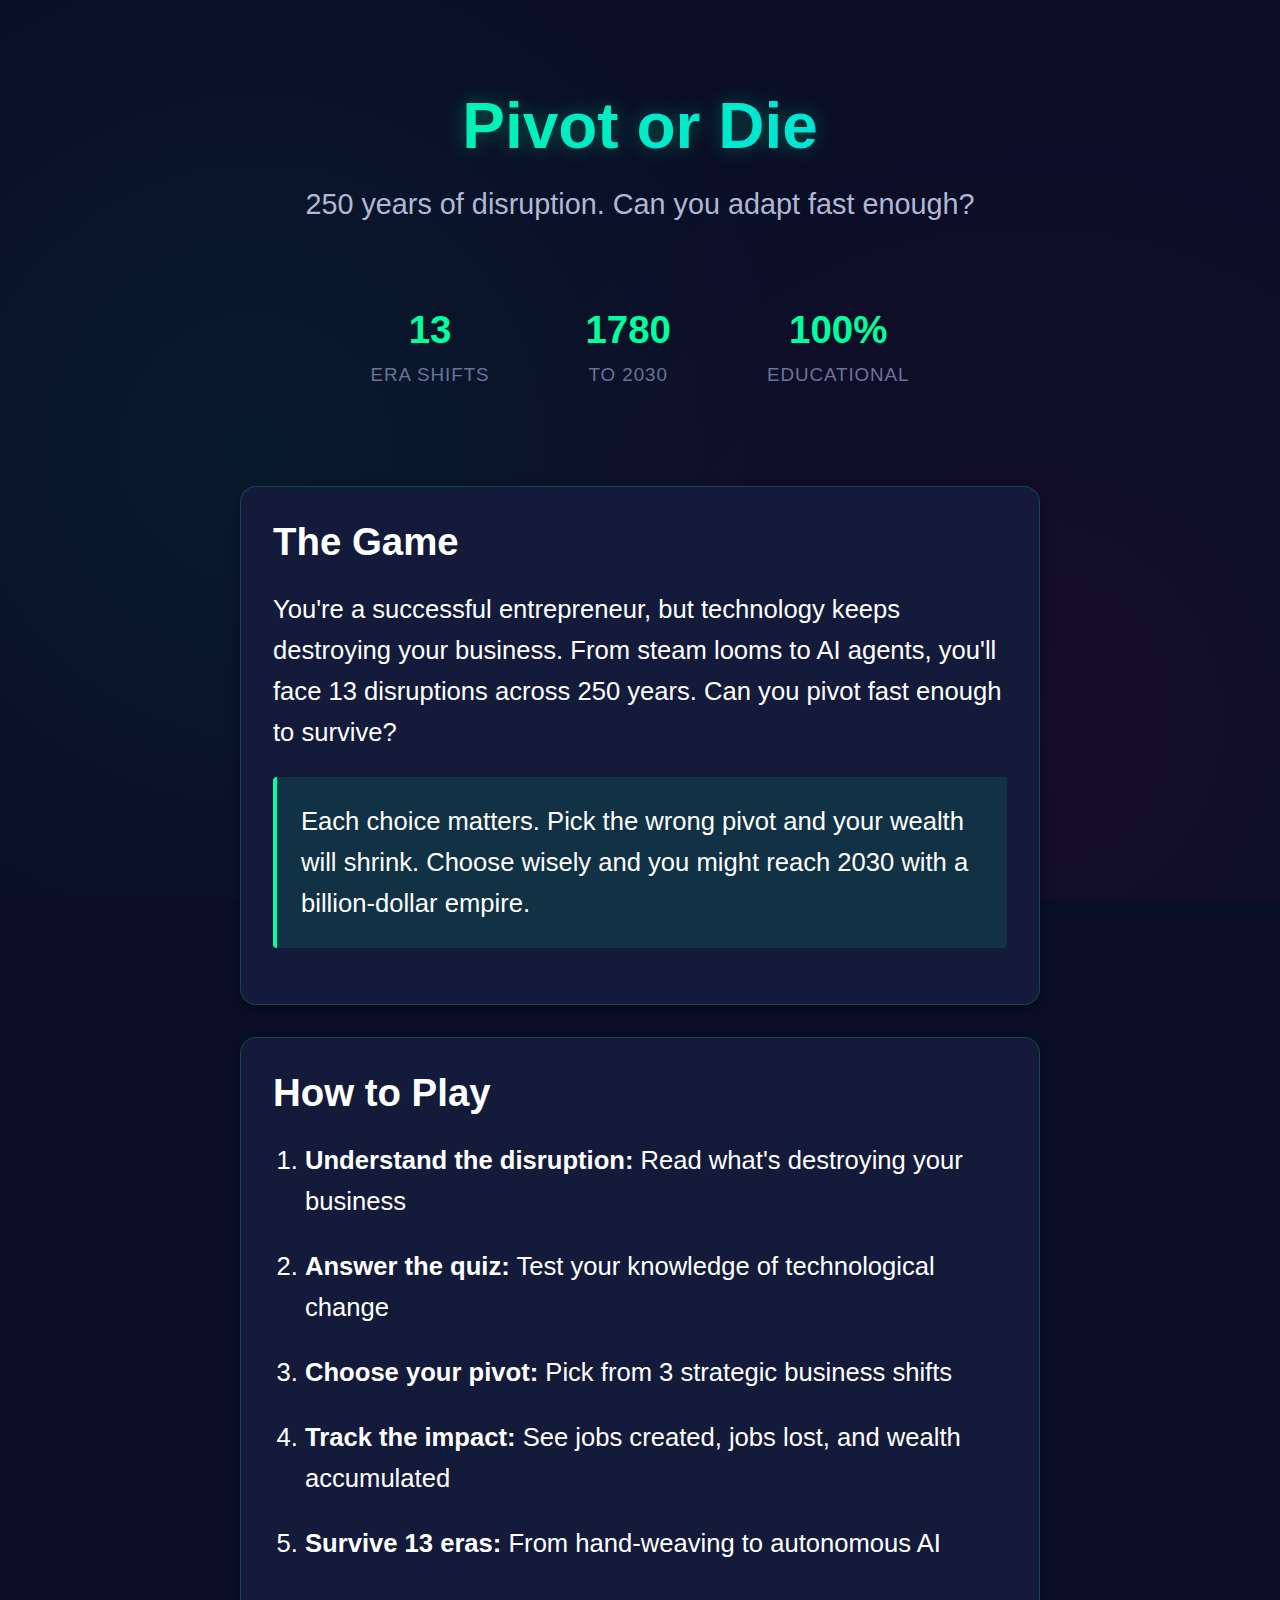
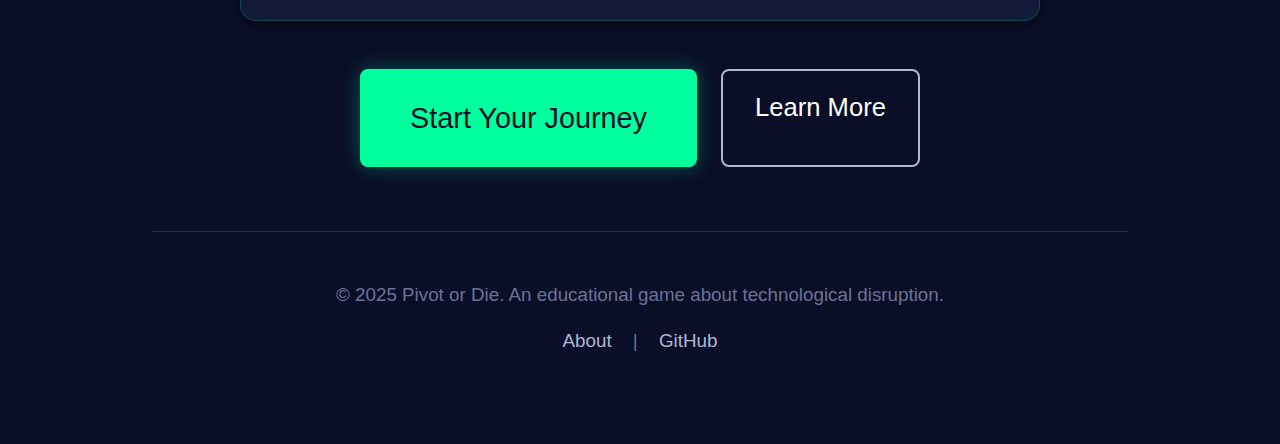
<file: docs/index.html>
<!DOCTYPE html>
<html lang="en">
<head>
  <meta charset="UTF-8">
  <meta name="viewport" content="width=device-width, initial-scale=1.0">
  <title>Pivot or Die - 250 Years of Disruption</title>
  <meta name="description" content="Experience 250 years of technological disruption. Can you adapt fast enough to survive from 1780 to 2030?">
  <meta property="og:title" content="Pivot or Die - 250 Years of Disruption">
  <meta property="og:description" content="Experience 250 years of technological disruption. Can you adapt fast enough to survive?">
  <meta property="og:image" content="./assets/og-image.png">
  <meta property="og:type" content="website">
  <link rel="icon" type="image/png" href="./assets/icon.png">
  <link rel="stylesheet" href="./css/style.css">
</head>
<body class="home-page">
  <div class="container">
    <header class="hero">
      <h1 class="title">Pivot or Die</h1>
      <p class="tagline">250 years of disruption. Can you adapt fast enough?</p>
      <div class="hero-stats">
        <div class="stat">
          <span class="stat-number">13</span>
          <span class="stat-label">Era Shifts</span>
        </div>
        <div class="stat">
          <span class="stat-number">1780</span>
          <span class="stat-label">to 2030</span>
        </div>
        <div class="stat">
          <span class="stat-number">100%</span>
          <span class="stat-label">Educational</span>
        </div>
      </div>
    </header>

    <main class="home-content">
      <section class="intro">
        <h2>The Game</h2>
        <p>
          You're a successful entrepreneur, but technology keeps destroying your business.
          From steam looms to AI agents, you'll face 13 disruptions across 250 years.
          Can you pivot fast enough to survive?
        </p>
        <p class="highlight">
          Each choice matters. Pick the wrong pivot and your wealth will shrink.
          Choose wisely and you might reach 2030 with a billion-dollar empire.
        </p>
      </section>

      <section class="how-to-play">
        <h2>How to Play</h2>
        <ol>
          <li><strong>Understand the disruption:</strong> Read what's destroying your business</li>
          <li><strong>Answer the quiz:</strong> Test your knowledge of technological change</li>
          <li><strong>Choose your pivot:</strong> Pick from 3 strategic business shifts</li>
          <li><strong>Track the impact:</strong> See jobs created, jobs lost, and wealth accumulated</li>
          <li><strong>Survive 13 eras:</strong> From hand-weaving to autonomous AI</li>
        </ol>
      </section>

      <div class="cta-section">
        <a href="play.html" class="btn btn-primary btn-large">Start Your Journey</a>
        <a href="about.html" class="btn btn-secondary">Learn More</a>
      </div>
    </main>

    <footer>
      <p>&copy; 2025 Pivot or Die. An educational game about technological disruption.</p>
      <p><a href="about.html">About</a> | <a href="https://github.com/bresleveloper/Game-PivotOrDie" target="_blank">GitHub</a></p>
    </footer>
  </div>
</body>
</html>
</file>
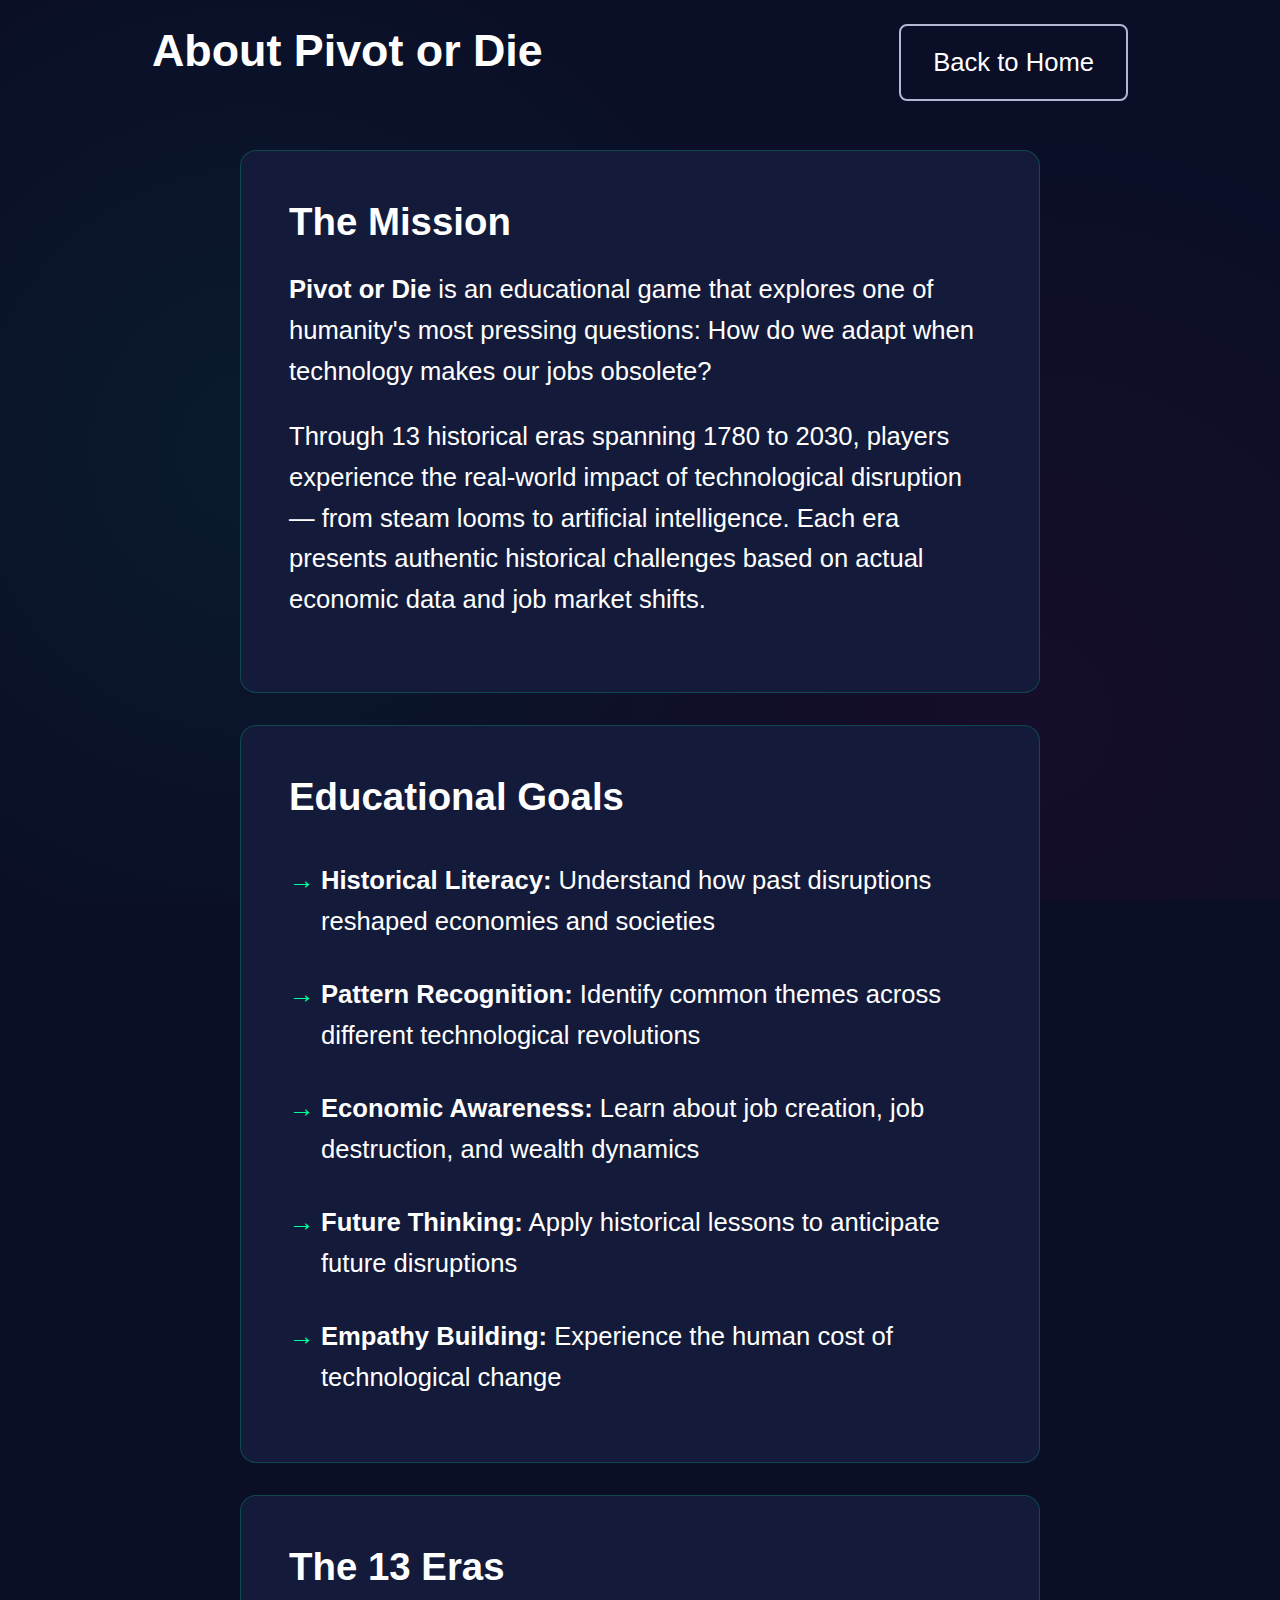
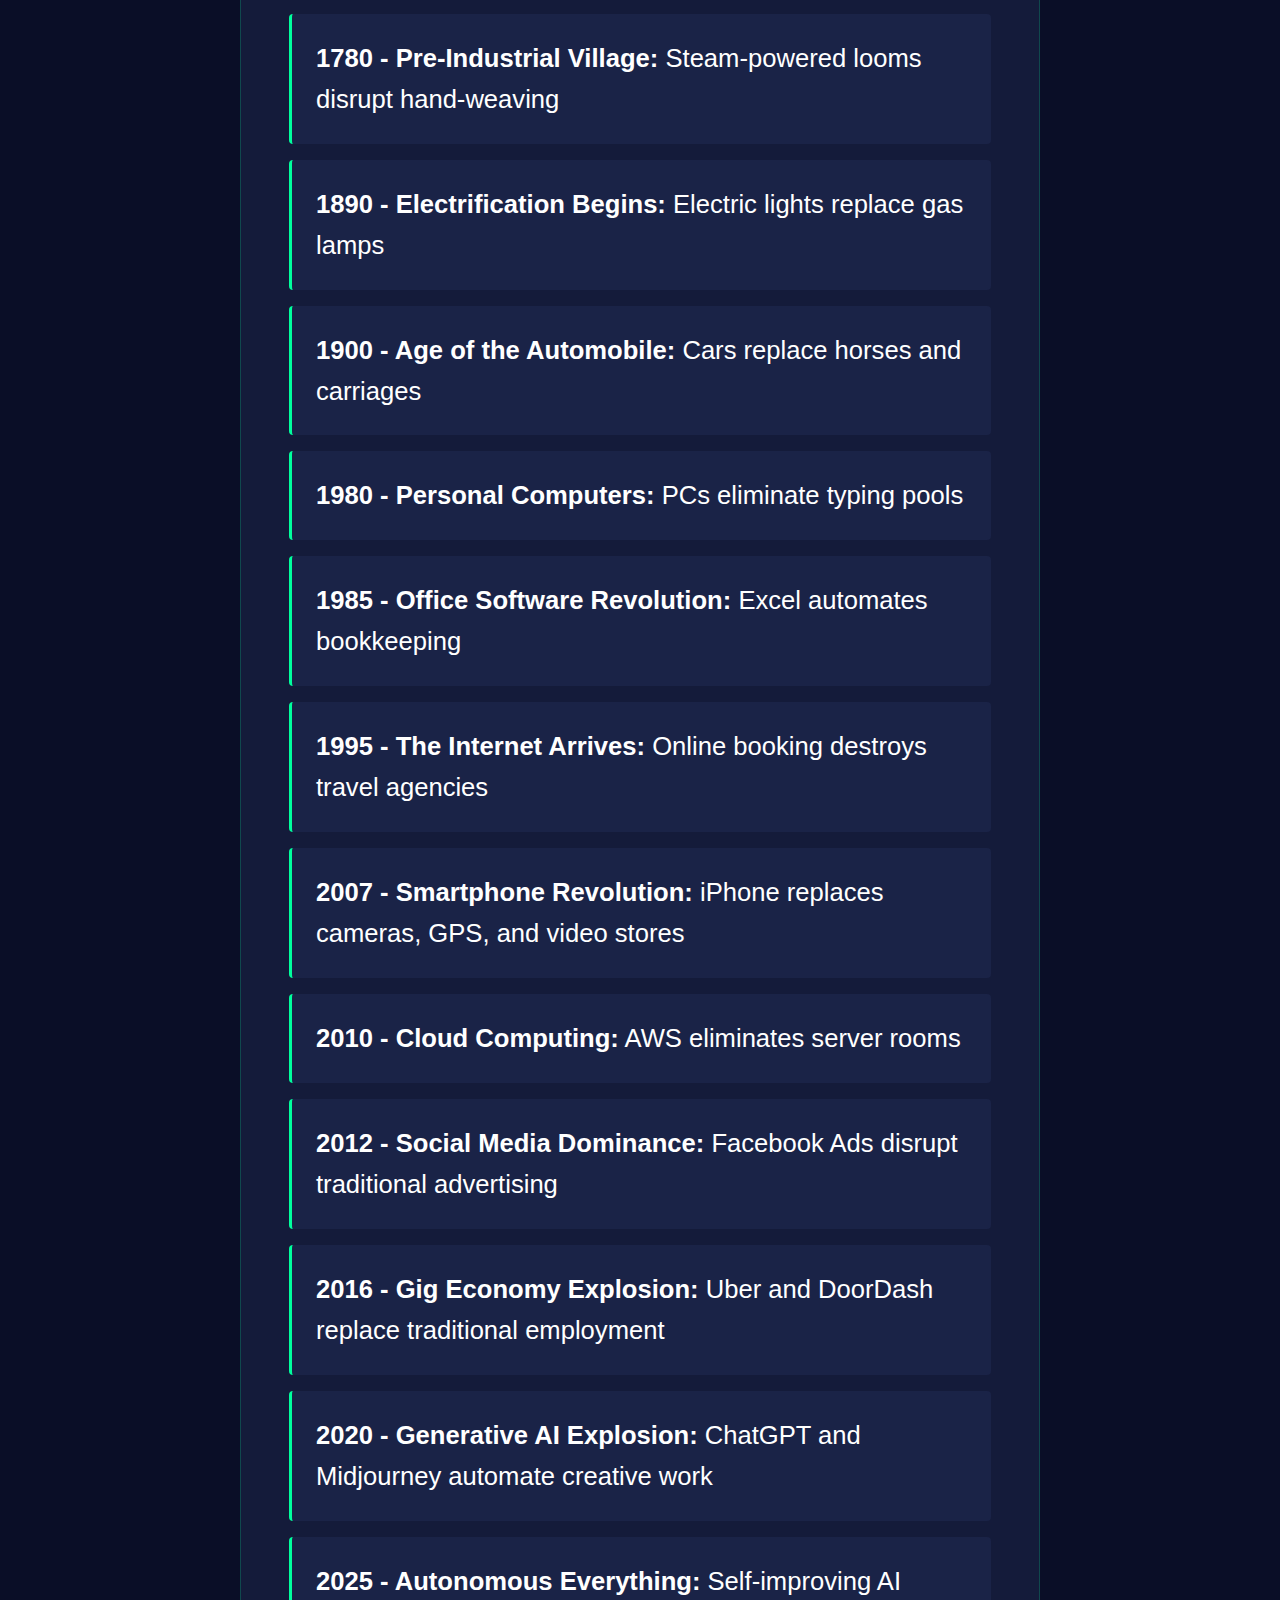
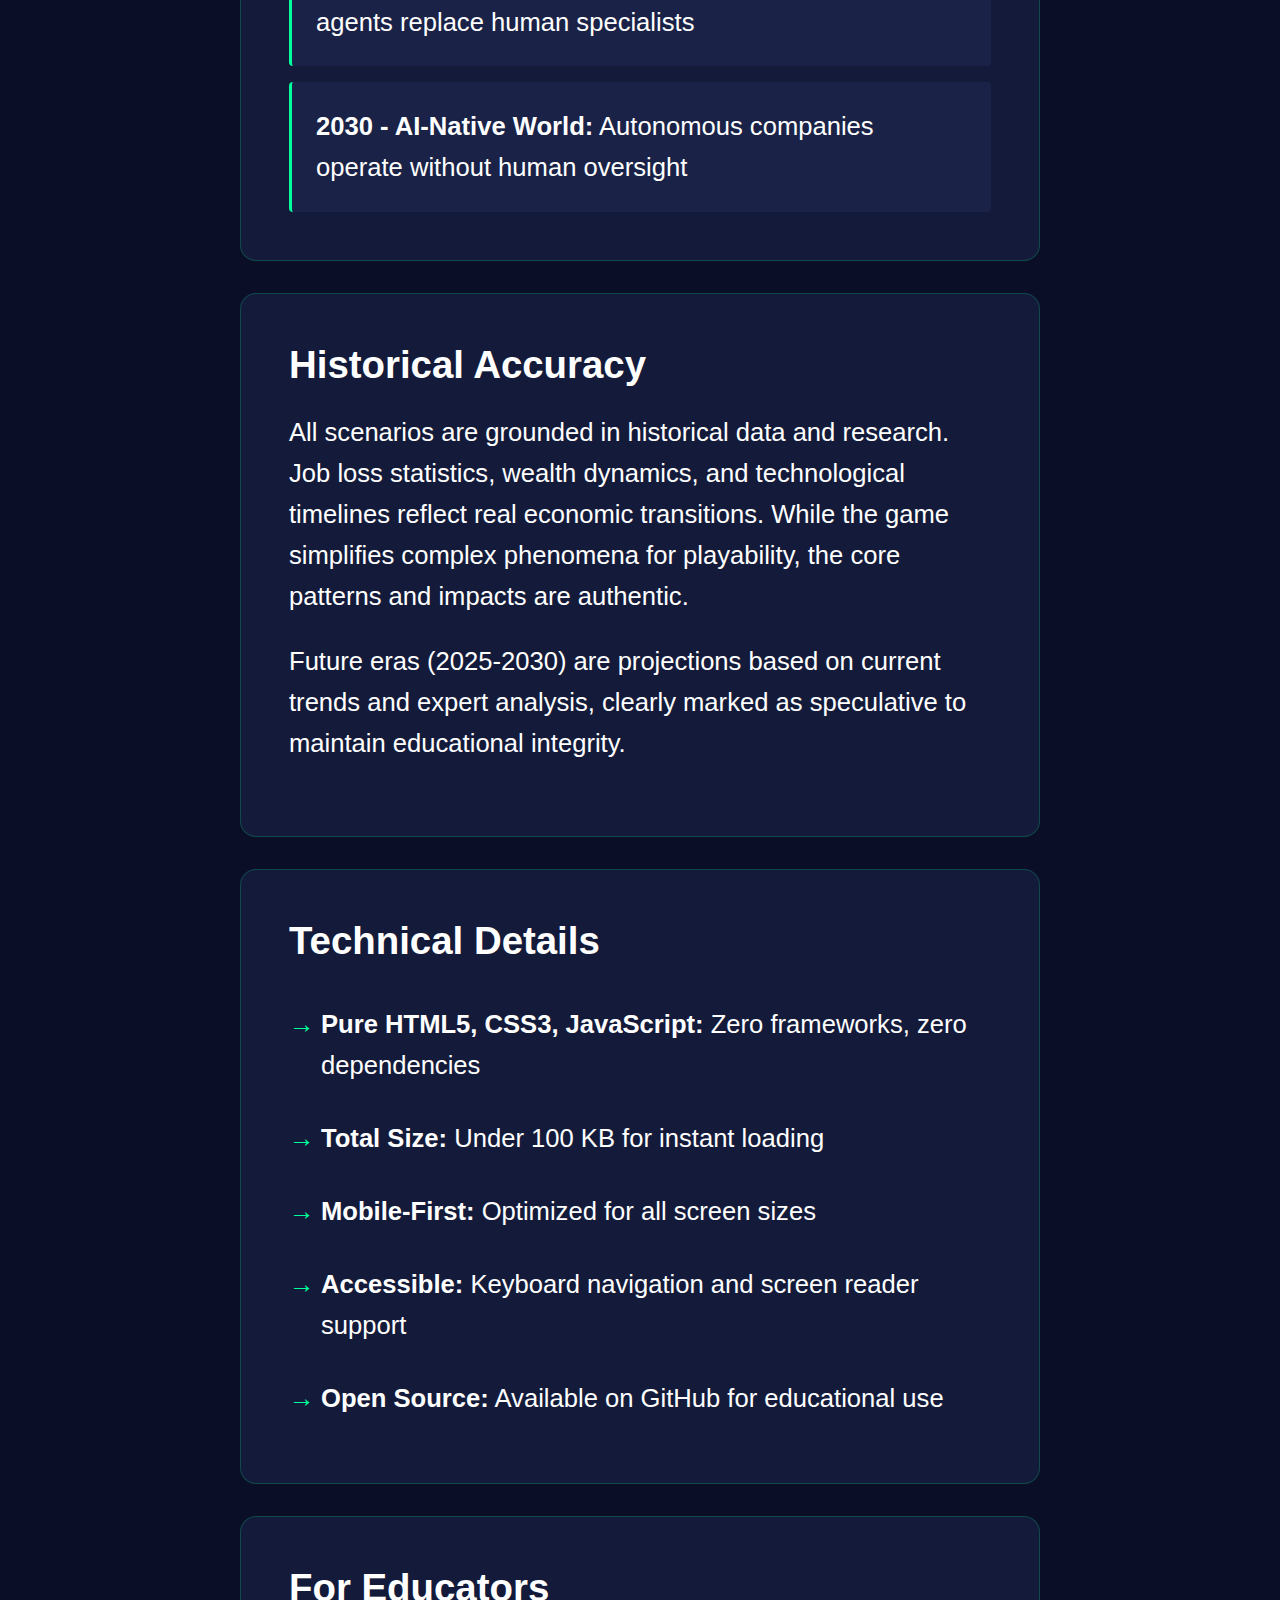
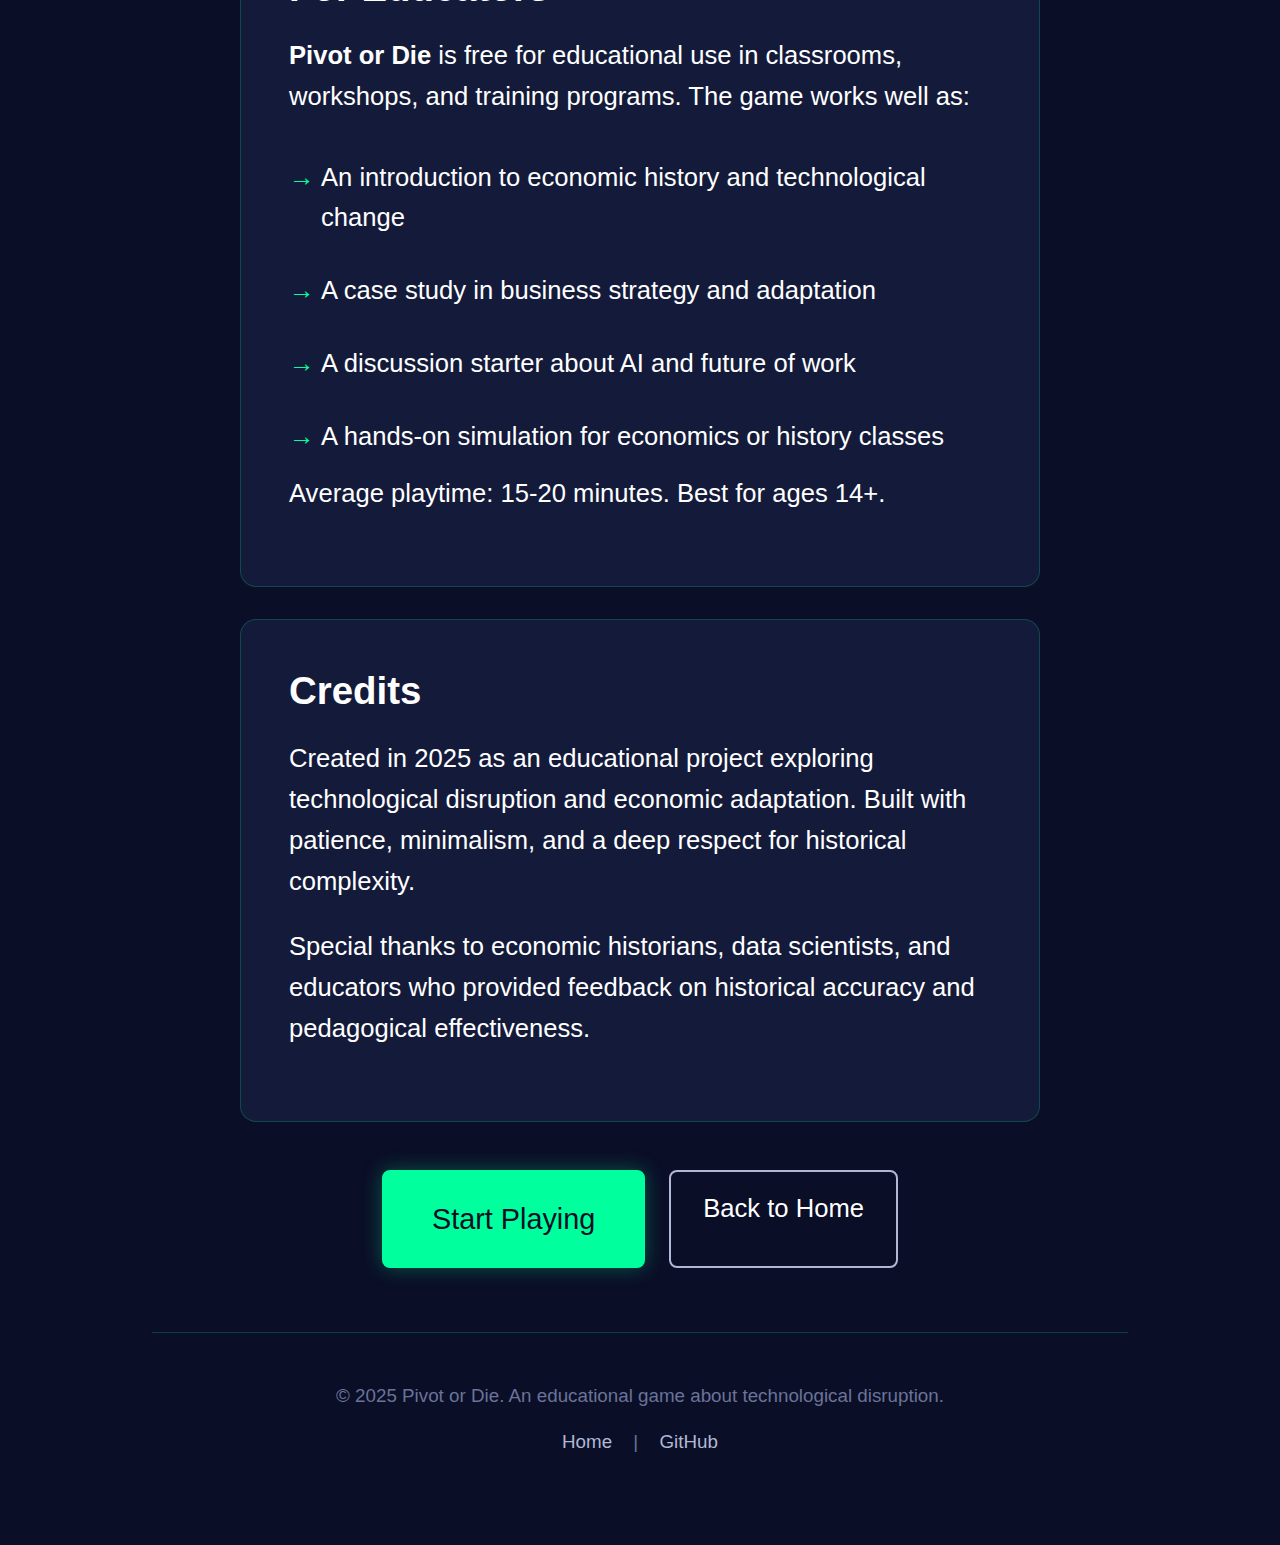
<file: docs/about.html>
<!DOCTYPE html>
<html lang="en">
<head>
  <meta charset="UTF-8">
  <meta name="viewport" content="width=device-width, initial-scale=1.0">
  <title>About - Pivot or Die</title>
  <meta name="description" content="Learn about Pivot or Die - an educational game exploring 250 years of technological disruption">
  <link rel="icon" type="image/png" href="./assets/icon.png">
  <link rel="stylesheet" href="./css/style.css">
</head>
<body class="about-page">
  <div class="container">
    <header class="page-header">
      <h1>About Pivot or Die</h1>
      <a href="index.html" class="btn btn-secondary">Back to Home</a>
    </header>

    <main class="about-content">
      <section class="about-section">
        <h2>The Mission</h2>
        <p>
          <strong>Pivot or Die</strong> is an educational game that explores one of humanity's most pressing questions:
          How do we adapt when technology makes our jobs obsolete?
        </p>
        <p>
          Through 13 historical eras spanning 1780 to 2030, players experience the real-world impact
          of technological disruption — from steam looms to artificial intelligence. Each era presents
          authentic historical challenges based on actual economic data and job market shifts.
        </p>
      </section>

      <section class="about-section">
        <h2>Educational Goals</h2>
        <ul class="feature-list">
          <li><strong>Historical Literacy:</strong> Understand how past disruptions reshaped economies and societies</li>
          <li><strong>Pattern Recognition:</strong> Identify common themes across different technological revolutions</li>
          <li><strong>Economic Awareness:</strong> Learn about job creation, job destruction, and wealth dynamics</li>
          <li><strong>Future Thinking:</strong> Apply historical lessons to anticipate future disruptions</li>
          <li><strong>Empathy Building:</strong> Experience the human cost of technological change</li>
        </ul>
      </section>

      <section class="about-section">
        <h2>The 13 Eras</h2>
        <div class="eras-list">
          <div class="era-item">
            <strong>1780 - Pre-Industrial Village:</strong> Steam-powered looms disrupt hand-weaving
          </div>
          <div class="era-item">
            <strong>1890 - Electrification Begins:</strong> Electric lights replace gas lamps
          </div>
          <div class="era-item">
            <strong>1900 - Age of the Automobile:</strong> Cars replace horses and carriages
          </div>
          <div class="era-item">
            <strong>1980 - Personal Computers:</strong> PCs eliminate typing pools
          </div>
          <div class="era-item">
            <strong>1985 - Office Software Revolution:</strong> Excel automates bookkeeping
          </div>
          <div class="era-item">
            <strong>1995 - The Internet Arrives:</strong> Online booking destroys travel agencies
          </div>
          <div class="era-item">
            <strong>2007 - Smartphone Revolution:</strong> iPhone replaces cameras, GPS, and video stores
          </div>
          <div class="era-item">
            <strong>2010 - Cloud Computing:</strong> AWS eliminates server rooms
          </div>
          <div class="era-item">
            <strong>2012 - Social Media Dominance:</strong> Facebook Ads disrupt traditional advertising
          </div>
          <div class="era-item">
            <strong>2016 - Gig Economy Explosion:</strong> Uber and DoorDash replace traditional employment
          </div>
          <div class="era-item">
            <strong>2020 - Generative AI Explosion:</strong> ChatGPT and Midjourney automate creative work
          </div>
          <div class="era-item">
            <strong>2025 - Autonomous Everything:</strong> Self-improving AI agents replace human specialists
          </div>
          <div class="era-item">
            <strong>2030 - AI-Native World:</strong> Autonomous companies operate without human oversight
          </div>
        </div>
      </section>

      <section class="about-section">
        <h2>Historical Accuracy</h2>
        <p>
          All scenarios are grounded in historical data and research. Job loss statistics,
          wealth dynamics, and technological timelines reflect real economic transitions.
          While the game simplifies complex phenomena for playability, the core patterns
          and impacts are authentic.
        </p>
        <p>
          Future eras (2025-2030) are projections based on current trends and expert analysis,
          clearly marked as speculative to maintain educational integrity.
        </p>
      </section>

      <section class="about-section">
        <h2>Technical Details</h2>
        <ul class="feature-list">
          <li><strong>Pure HTML5, CSS3, JavaScript:</strong> Zero frameworks, zero dependencies</li>
          <li><strong>Total Size:</strong> Under 100 KB for instant loading</li>
          <li><strong>Mobile-First:</strong> Optimized for all screen sizes</li>
          <li><strong>Accessible:</strong> Keyboard navigation and screen reader support</li>
          <li><strong>Open Source:</strong> Available on GitHub for educational use</li>
        </ul>
      </section>

      <section class="about-section">
        <h2>For Educators</h2>
        <p>
          <strong>Pivot or Die</strong> is free for educational use in classrooms, workshops,
          and training programs. The game works well as:
        </p>
        <ul class="feature-list">
          <li>An introduction to economic history and technological change</li>
          <li>A case study in business strategy and adaptation</li>
          <li>A discussion starter about AI and future of work</li>
          <li>A hands-on simulation for economics or history classes</li>
        </ul>
        <p>
          Average playtime: 15-20 minutes. Best for ages 14+.
        </p>
      </section>

      <section class="about-section">
        <h2>Credits</h2>
        <p>
          Created in 2025 as an educational project exploring technological disruption
          and economic adaptation. Built with patience, minimalism, and a deep respect
          for historical complexity.
        </p>
        <p>
          Special thanks to economic historians, data scientists, and educators who
          provided feedback on historical accuracy and pedagogical effectiveness.
        </p>
      </section>

      <div class="cta-section">
        <a href="play.html" class="btn btn-primary btn-large">Start Playing</a>
        <a href="index.html" class="btn btn-secondary">Back to Home</a>
      </div>
    </main>

    <footer>
      <p>&copy; 2025 Pivot or Die. An educational game about technological disruption.</p>
      <p><a href="index.html">Home</a> | <a href="https://github.com/bresleveloper/Game-PivotOrDie" target="_blank">GitHub</a></p>
    </footer>
  </div>
</body>
</html>
</file>
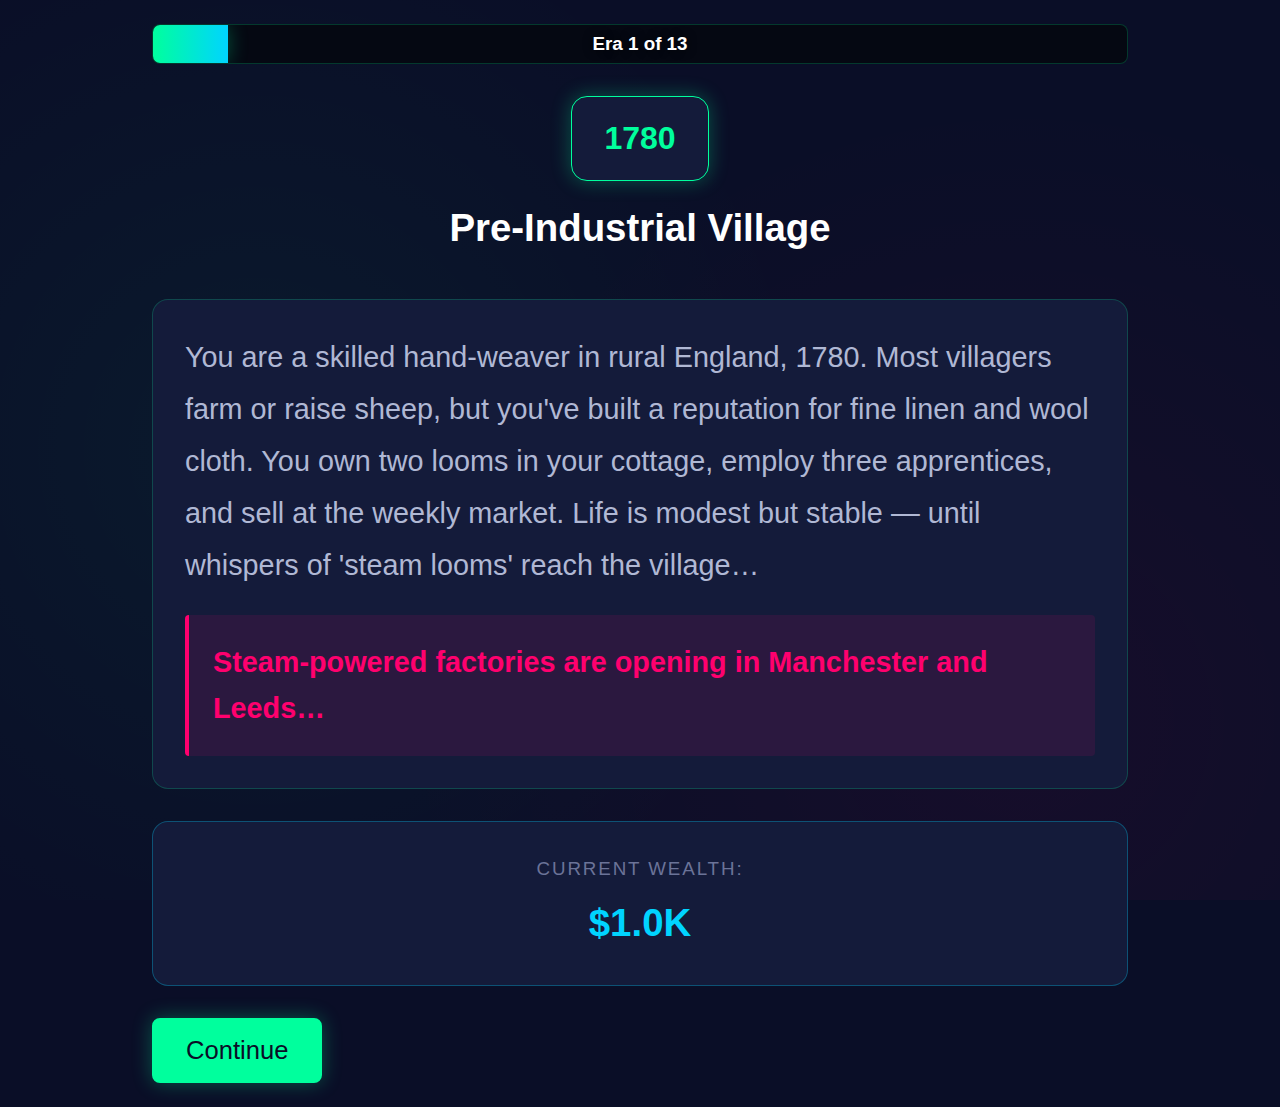
<file: docs/play.html>
<!DOCTYPE html>
<html lang="en">
<head>
  <meta charset="UTF-8">
  <meta name="viewport" content="width=device-width, initial-scale=1.0">
  <title>Play - Pivot or Die</title>
  <meta name="description" content="Play Pivot or Die - Experience 250 years of technological disruption">
  <link rel="icon" type="image/png" href="./assets/icon.png">
  <link rel="stylesheet" href="./css/style.css">
</head>
<body class="play-page">
  <div class="container">
    <!-- Progress Bar -->
    <div class="progress-bar-container">
      <div class="progress-bar" id="progressBar"></div>
      <div class="progress-text" id="progressText">Era 1 of 13</div>
    </div>

    <!-- Game Screen -->
    <div id="gameScreen" class="game-screen">
      <!-- Era Introduction -->
      <section id="eraIntro" class="screen active">
        <div class="era-header">
          <span class="year" id="eraYear">1780</span>
          <h1 class="era-name" id="eraName">Pre-Industrial Village</h1>
        </div>
        <div class="scenario">
          <p id="eraDescription" class="description"></p>
          <p id="eraDisruption" class="disruption"></p>
        </div>
        <div class="wealth-display">
          <span class="wealth-label">Current Wealth:</span>
          <span class="wealth-value" id="currentWealth">$1,000</span>
        </div>
        <button class="btn btn-primary" onclick="game.showQuiz()">Continue</button>
      </section>

      <!-- Quiz Section -->
      <section id="quizSection" class="screen">
        <div class="quiz-container">
          <h2 class="quiz-question" id="quizQuestion"></h2>
          <div class="quiz-answers" id="quizAnswers"></div>
          <div id="quizFeedback" class="quiz-feedback"></div>
        </div>
      </section>

      <!-- Pivot Selection -->
      <section id="pivotSection" class="screen">
        <div class="pivot-container">
          <h2>Choose Your Pivot</h2>
          <p class="pivot-instruction">Pick a new business direction. Each choice has different wealth potential and job impact.</p>
          <div class="pivot-options" id="pivotOptions"></div>
        </div>
      </section>

      <!-- Era Summary -->
      <section id="eraSummary" class="screen">
        <div class="summary-container">
          <h2>Era Complete</h2>
          <div class="summary-stats">
            <div class="summary-stat">
              <span class="stat-icon">💰</span>
              <div>
                <div class="stat-label">Wealth Gained</div>
                <div class="stat-value" id="wealthGained">+$0</div>
              </div>
            </div>
            <div class="summary-stat">
              <span class="stat-icon">📈</span>
              <div>
                <div class="stat-label">Jobs Created</div>
                <div class="stat-value positive" id="jobsCreated">0</div>
              </div>
            </div>
            <div class="summary-stat">
              <span class="stat-icon">📉</span>
              <div>
                <div class="stat-label">Jobs Lost</div>
                <div class="stat-value negative" id="jobsLost">0</div>
              </div>
            </div>
          </div>
          <div class="historical-fact">
            <h3>Historical Context</h3>
            <p id="historicalFact"></p>
            <div class="fact-sources" id="factSources">
              <!-- Sources will be dynamically added here -->
            </div>
          </div>
          <button class="btn btn-primary" onclick="game.nextEra()">Continue to Next Era</button>
        </div>
      </section>

      <!-- Final Summary -->
      <section id="finalSummary" class="screen">
        <div class="final-container">
          <h1 class="final-title">Journey Complete!</h1>
          <div class="final-wealth">
            <span class="final-wealth-label">Final Wealth</span>
            <span class="final-wealth-value" id="finalWealth">$0</span>
          </div>

          <div class="final-stats-grid">
            <div class="final-stat">
              <span class="final-stat-number" id="totalJobsCreated">0</span>
              <span class="final-stat-label">Total Jobs Created</span>
            </div>
            <div class="final-stat">
              <span class="final-stat-number" id="totalJobsLost">0</span>
              <span class="final-stat-label">Total Jobs Lost</span>
            </div>
            <div class="final-stat">
              <span class="final-stat-number" id="correctAnswers">0</span>
              <span class="final-stat-label">Correct Answers</span>
            </div>
          </div>

          <div class="timeline-section">
            <h2>Your Journey Through Time</h2>
            <div class="timeline" id="timeline"></div>
          </div>

          <div class="share-section">
            <h3>Share Your Results</h3>
            <p id="shareText" class="share-text"></p>
            <div class="share-buttons">
              <button class="btn btn-secondary" onclick="game.shareTwitter()">Share on Twitter</button>
              <button class="btn btn-secondary" onclick="game.copyResults()">Copy Results</button>
            </div>
          </div>

          <div class="final-actions">
            <a href="index.html" class="btn btn-secondary">Back to Home</a>
            <button class="btn btn-primary" onclick="game.restart()">Play Again</button>
          </div>
        </div>
      </section>
    </div>
  </div>

  <script src="./js/script.js"></script>
</body>
</html>
</file>
<file: docs/css/style.css>
/**
 * Pivot or Die - Styles
 * Dark neon theme with mobile-first responsive design
 */

/* ========================================
   CSS CUSTOM PROPERTIES
   ======================================== */

:root {
  /* Colors */
  --color-bg-dark: #0a0e27;
  --color-bg-darker: #050812;
  --color-bg-card: #141b3a;
  --color-bg-elevated: #1a2347;

  --color-primary: #00ff9d;
  --color-primary-dim: #00cc7d;
  --color-secondary: #ff006e;
  --color-accent: #00d4ff;

  --color-text-primary: #ffffff;
  --color-text-secondary: #b0b8d4;
  --color-text-dim: #6b7398;

  --color-success: #00ff9d;
  --color-error: #ff006e;
  --color-warning: #ffd60a;

  /* Spacing */
  --space-xs: 0.5rem;
  --space-sm: 1rem;
  --space-md: 1.5rem;
  --space-lg: 2rem;
  --space-xl: 3rem;
  --space-xxl: 4rem;

  /* Typography */
  --font-family: -apple-system, BlinkMacSystemFont, 'Segoe UI', Roboto, Oxygen, Ubuntu, Cantarell, sans-serif;
  --font-size-sm: 1.175rem;
  --font-size-base: 1.6rem;
  --font-size-lg: 1.8rem;
  --font-size-xl: 2.0rem;
  --font-size-xxl: 2.4rem;
  --font-size-xxxl: 2.8rem;

  --font-weight-normal: 400;
  --font-weight-medium: 500;
  --font-weight-bold: 700;

  --line-height-tight: 1.2;
  --line-height-base: 1.6;
  --line-height-relaxed: 1.8;

  /* Border Radius */
  --radius-sm: 0.25rem;
  --radius-md: 0.5rem;
  --radius-lg: 1rem;

  /* Shadows */
  --shadow-sm: 0 2px 4px rgba(0, 0, 0, 0.3);
  --shadow-md: 0 4px 12px rgba(0, 0, 0, 0.4);
  --shadow-lg: 0 8px 24px rgba(0, 0, 0, 0.5);
  --shadow-glow-primary: 0 0 20px rgba(0, 255, 157, 0.3);
  --shadow-glow-secondary: 0 0 20px rgba(255, 0, 110, 0.3);

  /* Transitions */
  --transition-fast: 150ms ease;
  --transition-base: 250ms ease;
  --transition-slow: 400ms ease;
}

/* ========================================
   RESET & BASE STYLES
   ======================================== */

* {
  margin: 0;
  padding: 0;
  box-sizing: border-box;
}

html {
  font-size: 16px;
  -webkit-font-smoothing: antialiased;
  -moz-osx-font-smoothing: grayscale;
}

body {
  font-family: var(--font-family);
  font-size: var(--font-size-base);
  line-height: var(--line-height-base);
  color: var(--color-text-primary);
  background-color: var(--color-bg-dark);
  background-image:
    radial-gradient(circle at 20% 50%, rgba(0, 255, 157, 0.05) 0%, transparent 50%),
    radial-gradient(circle at 80% 80%, rgba(255, 0, 110, 0.05) 0%, transparent 50%);
  background-attachment: fixed;
  min-height: 100vh;
}

/* ========================================
   LAYOUT
   ======================================== */

.container {
  max-width: 80%;
  margin: 0 auto;
  padding: var(--space-md);
}

/* ========================================
   TYPOGRAPHY
   ======================================== */

h1, h2, h3, h4, h5, h6 {
  font-weight: var(--font-weight-bold);
  line-height: var(--line-height-tight);
  margin-bottom: var(--space-md);
}

h1 {
  font-size: var(--font-size-xxxl);
}

h2 {
  font-size: var(--font-size-xxl);
}

h3 {
  font-size: var(--font-size-xl);
}

p {
  margin-bottom: var(--space-md);
}

a {
  color: var(--color-primary);
  text-decoration: none;
  transition: color var(--transition-fast);
}

a:hover {
  color: var(--color-primary-dim);
}

/* ========================================
   BUTTONS
   ======================================== */

.btn {
  display: inline-block;
  padding: var(--space-sm) var(--space-lg);
  font-size: var(--font-size-base);
  font-weight: var(--font-weight-medium);
  text-align: center;
  border: 2px solid transparent;
  border-radius: var(--radius-md);
  cursor: pointer;
  transition: all var(--transition-base);
  text-decoration: none;
  background: none;
  font-family: inherit;
}

.btn-primary {
  background: var(--color-primary);
  color: var(--color-bg-dark);
  border-color: var(--color-primary);
  box-shadow: var(--shadow-glow-primary);
}

.btn-primary:hover {
  background: var(--color-primary-dim);
  border-color: var(--color-primary-dim);
  transform: translateY(-2px);
  box-shadow: 0 0 30px rgba(0, 255, 157, 0.5);
}

.btn-secondary {
  background: transparent;
  color: var(--color-text-primary);
  border-color: var(--color-text-secondary);
}

.btn-secondary:hover {
  background: var(--color-bg-elevated);
  border-color: var(--color-primary);
  color: var(--color-primary);
}

.btn-large {
  padding: var(--space-md) var(--space-xl);
  font-size: var(--font-size-lg);
}

.btn:disabled {
  opacity: 0.5;
  cursor: not-allowed;
}

.btn:disabled:hover {
  transform: none;
}

/* ========================================
   HOME PAGE
   ======================================== */

.hero {
  text-align: center;
  padding: var(--space-xxl) 0;
}

.title {
  font-size: clamp(2.5rem, 8vw, 4rem);
  background: linear-gradient(135deg, var(--color-primary) 0%, var(--color-accent) 100%);
  -webkit-background-clip: text;
  -webkit-text-fill-color: transparent;
  background-clip: text;
  margin-bottom: var(--space-sm);
  text-shadow: var(--shadow-glow-primary);
}

.tagline {
  font-size: var(--font-size-lg);
  color: var(--color-text-secondary);
  margin-bottom: var(--space-xl);
}

.hero-stats {
  display: flex;
  justify-content: center;
  gap: var(--space-xl);
  flex-wrap: wrap;
  margin-top: var(--space-xl);
}

.stat {
  display: flex;
  flex-direction: column;
  align-items: center;
  padding: var(--space-md);
}

.stat-number {
  font-size: var(--font-size-xxl);
  font-weight: var(--font-weight-bold);
  color: var(--color-primary);
}

.stat-label {
  font-size: var(--font-size-sm);
  color: var(--color-text-dim);
  text-transform: uppercase;
  letter-spacing: 0.05em;
}

.home-content {
  max-width: 800px;
  margin: 0 auto;
}

.intro, .how-to-play {
  background: var(--color-bg-card);
  border: 1px solid rgba(0, 255, 157, 0.2);
  border-radius: var(--radius-lg);
  padding: var(--space-lg);
  margin-bottom: var(--space-lg);
  box-shadow: var(--shadow-md);
}

.highlight {
  padding: var(--space-md);
  background: rgba(0, 255, 157, 0.1);
  border-left: 4px solid var(--color-primary);
  border-radius: var(--radius-sm);
}

.how-to-play ol {
  margin-left: var(--space-lg);
}

.how-to-play li {
  margin-bottom: var(--space-md);
}

.cta-section {
  display: flex;
  justify-content: center;
  gap: var(--space-md);
  margin: var(--space-xl) 0;
  flex-wrap: wrap;
}

/* ========================================
   PROGRESS BAR
   ======================================== */

.progress-bar-container {
  position: relative;
  width: 100%;
  height: 40px;
  background: var(--color-bg-darker);
  border-radius: var(--radius-md);
  overflow: hidden;
  margin-bottom: var(--space-lg);
  border: 1px solid rgba(0, 255, 157, 0.2);
}

.progress-bar {
  height: 100%;
  background: linear-gradient(90deg, var(--color-primary) 0%, var(--color-accent) 100%);
  transition: width var(--transition-slow);
  box-shadow: var(--shadow-glow-primary);
}

.progress-text {
  position: absolute;
  top: 50%;
  left: 50%;
  transform: translate(-50%, -50%);
  font-weight: var(--font-weight-bold);
  font-size: var(--font-size-sm);
  color: var(--color-text-primary);
  text-shadow: 0 0 10px rgba(0, 0, 0, 0.8);
}

/* ========================================
   GAME SCREENS
   ======================================== */

.game-screen {
  margin: 0 auto;
}

.screen {
  display: none;
  animation: fadeIn var(--transition-base);
}

.screen.active {
  display: block;
}

@keyframes fadeIn {
  from {
    opacity: 0;
    transform: translateY(10px);
  }
  to {
    opacity: 1;
    transform: translateY(0);
  }
}

/* Era Introduction */
.era-header {
  text-align: center;
  margin-bottom: var(--space-xl);
}

.year {
  display: inline-block;
  font-size: var(--font-size-xl);
  font-weight: var(--font-weight-bold);
  color: var(--color-primary);
  background: var(--color-bg-card);
  padding: var(--space-sm) var(--space-lg);
  border-radius: var(--radius-lg);
  margin-bottom: var(--space-md);
  border: 1px solid var(--color-primary);
  box-shadow: var(--shadow-glow-primary);
}

.era-name {
  font-size: var(--font-size-xxl);
  margin-bottom: 0;
}

.scenario {
  background: var(--color-bg-card);
  padding: var(--space-lg);
  border-radius: var(--radius-lg);
  margin-bottom: var(--space-lg);
  border: 1px solid rgba(0, 255, 157, 0.2);
}

.description {
  font-size: var(--font-size-lg);
  line-height: var(--line-height-relaxed);
  color: var(--color-text-secondary);
  margin-bottom: var(--space-md);
}

.disruption {
  font-size: var(--font-size-lg);
  font-weight: var(--font-weight-bold);
  color: var(--color-secondary);
  padding: var(--space-md);
  background: rgba(255, 0, 110, 0.1);
  border-left: 4px solid var(--color-secondary);
  border-radius: var(--radius-sm);
  margin-bottom: 0;
}

.wealth-display {
  text-align: center;
  padding: var(--space-lg);
  background: var(--color-bg-card);
  border-radius: var(--radius-lg);
  margin-bottom: var(--space-lg);
  border: 1px solid rgba(0, 212, 255, 0.3);
}

.wealth-label {
  display: block;
  font-size: var(--font-size-sm);
  color: var(--color-text-dim);
  text-transform: uppercase;
  letter-spacing: 0.1em;
  margin-bottom: var(--space-xs);
}

.wealth-value {
  display: block;
  font-size: var(--font-size-xxl);
  font-weight: var(--font-weight-bold);
  color: var(--color-accent);
}

/* Quiz Section */
.quiz-container {
  background: var(--color-bg-card);
  padding: var(--space-xl);
  border-radius: var(--radius-lg);
  border: 1px solid rgba(0, 255, 157, 0.2);
}

.quiz-question {
  font-size: var(--font-size-xl);
  text-align: center;
  margin-bottom: var(--space-xl);
  color: var(--color-text-primary);
}

.quiz-answers {
  display: flex;
  flex-direction: column;
  gap: var(--space-md);
  margin-bottom: var(--space-lg);
}

.quiz-answer {
  padding: var(--space-md) var(--space-lg);
  background: var(--color-bg-elevated);
  border: 2px solid var(--color-text-dim);
  border-radius: var(--radius-md);
  color: var(--color-text-primary);
  font-size: var(--font-size-base);
  text-align: left;
  cursor: pointer;
  transition: all var(--transition-base);
}

.quiz-answer:hover:not(:disabled) {
  border-color: var(--color-primary);
  background: var(--color-bg-card);
  transform: translateX(8px);
}

.quiz-answer.correct {
  background: rgba(0, 255, 157, 0.2);
  border-color: var(--color-success);
  color: var(--color-success);
}

.quiz-answer.incorrect {
  background: rgba(255, 0, 110, 0.2);
  border-color: var(--color-error);
  color: var(--color-error);
}

.quiz-feedback {
  margin-top: var(--space-lg);
}

.feedback-content {
  padding: var(--space-lg);
  border-radius: var(--radius-md);
  border-left: 4px solid;
}

.feedback-correct {
  background: rgba(0, 255, 157, 0.1);
  border-color: var(--color-success);
}

.feedback-incorrect {
  background: rgba(255, 0, 110, 0.1);
  border-color: var(--color-error);
}

.feedback-title {
  font-size: var(--font-size-lg);
  font-weight: var(--font-weight-bold);
  margin-bottom: var(--space-sm);
}

.feedback-fact {
  font-size: var(--font-size-base);
  color: var(--color-text-secondary);
  margin-bottom: var(--space-lg);
}

/* Pivot Selection */
.pivot-container {
  text-align: center;
}

.pivot-instruction {
  font-size: var(--font-size-lg);
  color: var(--color-text-secondary);
  margin-bottom: var(--space-xl);
}

.pivot-options {
  display: grid;
  grid-template-columns: repeat(auto-fit, minmax(280px, 1fr));
  gap: var(--space-lg);
  margin-bottom: var(--space-lg);
}

.pivot-card {
  background: var(--color-bg-card);
  border: 2px solid var(--color-text-dim);
  border-radius: var(--radius-lg);
  padding: var(--space-lg);
  transition: all var(--transition-base);
  cursor: pointer;
}

.pivot-card:hover {
  border-color: var(--color-primary);
  transform: translateY(-4px);
  box-shadow: var(--shadow-glow-primary);
}

.pivot-name {
  font-size: var(--font-size-lg);
  margin-bottom: var(--space-md);
  color: var(--color-primary);
  min-height: 3em;
}

.pivot-stats {
  display: flex;
  flex-direction: column;
  gap: var(--space-sm);
  margin-bottom: var(--space-lg);
}

.pivot-stat {
  display: flex;
  justify-content: space-between;
  align-items: center;
  padding: var(--space-sm);
  background: var(--color-bg-elevated);
  border-radius: var(--radius-sm);
}

.pivot-stat-label {
  font-size: var(--font-size-sm);
  color: var(--color-text-dim);
}

.pivot-stat-value {
  font-weight: var(--font-weight-bold);
  font-size: var(--font-size-base);
}

.pivot-stat-value.wealth {
  color: var(--color-accent);
}

.pivot-stat-value.positive {
  color: var(--color-success);
}

.pivot-stat-value.negative {
  color: var(--color-error);
}

.pivot-sources {
  margin-top: var(--space-md);
  padding-top: var(--space-md);
  border-top: 1px solid var(--color-text-dim);
  font-size: var(--font-size-xs);
  color: var(--color-text-secondary);
}

.pivot-sources-label {
  font-weight: var(--font-weight-semibold);
  color: var(--color-text-dim);
  margin-right: var(--space-xs);
}

.pivot-source-link {
  color: var(--color-primary);
  text-decoration: none;
  transition: color var(--transition-base);
}

.pivot-source-link:hover {
  color: var(--color-accent);
  text-decoration: underline;
}

/* Era Summary */
.summary-container {
  background: var(--color-bg-card);
  padding: var(--space-xl);
  border-radius: var(--radius-lg);
  border: 1px solid rgba(0, 255, 157, 0.2);
  text-align: center;
}

.summary-stats {
  display: grid;
  grid-template-columns: repeat(auto-fit, minmax(200px, 1fr));
  gap: var(--space-lg);
  margin: var(--space-xl) 0;
}

.summary-stat {
  display: flex;
  align-items: center;
  gap: var(--space-md);
  padding: var(--space-lg);
  background: var(--color-bg-elevated);
  border-radius: var(--radius-md);
}

.stat-icon {
  font-size: var(--font-size-xxl);
}

.stat-label {
  font-size: var(--font-size-sm);
  color: var(--color-text-dim);
  text-transform: uppercase;
  letter-spacing: 0.05em;
  display: block;
  margin-bottom: var(--space-xs);
}

.stat-value {
  font-size: var(--font-size-xl);
  font-weight: var(--font-weight-bold);
  display: block;
}

.historical-fact {
  background: rgba(0, 212, 255, 0.1);
  padding: var(--space-lg);
  border-radius: var(--radius-md);
  border-left: 4px solid var(--color-accent);
  margin: var(--space-xl) 0;
  text-align: left;
}

.historical-fact h3 {
  font-size: var(--font-size-lg);
  color: var(--color-accent);
  margin-bottom: var(--space-sm);
}

.historical-fact p {
  color: var(--color-text-secondary);
  margin-bottom: 0;
}

.fact-sources {
  margin-top: var(--space-sm);
  font-size: var(--font-size-sm);
}

.sources-label {
  color: var(--color-text-secondary);
  margin-right: var(--space-xs);
}

.fact-source-link {
  color: var(--color-accent);
  text-decoration: none;
  border-bottom: 1px solid transparent;
  transition: border-color 0.3s ease;
}

.fact-source-link:hover {
  border-bottom-color: var(--color-accent);
}

.source-separator {
  color: var(--color-text-secondary);
  margin: 0 var(--space-xs);
}

/* Final Summary */
.final-container {
  max-width: 800px;
  margin: 0 auto;
}

.final-title {
  text-align: center;
  font-size: clamp(2rem, 6vw, 3rem);
  background: linear-gradient(135deg, var(--color-primary) 0%, var(--color-accent) 100%);
  -webkit-background-clip: text;
  -webkit-text-fill-color: transparent;
  background-clip: text;
  margin-bottom: var(--space-xl);
}

.final-wealth {
  text-align: center;
  padding: var(--space-xl);
  background: var(--color-bg-card);
  border-radius: var(--radius-lg);
  margin-bottom: var(--space-xl);
  border: 2px solid var(--color-accent);
  box-shadow: 0 0 30px rgba(0, 212, 255, 0.3);
}

.final-wealth-label {
  display: block;
  font-size: var(--font-size-base);
  color: var(--color-text-dim);
  text-transform: uppercase;
  letter-spacing: 0.1em;
  margin-bottom: var(--space-sm);
}

.final-wealth-value {
  display: block;
  font-size: clamp(2rem, 6vw, 3rem);
  font-weight: var(--font-weight-bold);
  color: var(--color-accent);
}

.final-stats-grid {
  display: grid;
  grid-template-columns: repeat(auto-fit, minmax(150px, 1fr));
  gap: var(--space-md);
  margin-bottom: var(--space-xl);
}

.final-stat {
  display: flex;
  flex-direction: column;
  align-items: center;
  padding: var(--space-lg);
  background: var(--color-bg-card);
  border-radius: var(--radius-lg);
  border: 1px solid rgba(0, 255, 157, 0.2);
}

.final-stat-number {
  font-size: var(--font-size-xxl);
  font-weight: var(--font-weight-bold);
  color: var(--color-primary);
  margin-bottom: var(--space-xs);
}

.final-stat-label {
  font-size: var(--font-size-sm);
  color: var(--color-text-dim);
  text-align: center;
}

/* Timeline */
.timeline-section {
  margin: var(--space-xl) 0;
}

.timeline {
  display: flex;
  flex-direction: column;
  gap: var(--space-md);
  margin-top: var(--space-lg);
}

.timeline-item {
  display: grid;
  grid-template-columns: 80px 1fr;
  gap: var(--space-md);
  padding: var(--space-md);
  background: var(--color-bg-card);
  border-radius: var(--radius-md);
  border-left: 4px solid var(--color-primary);
  transition: all var(--transition-base);
}

.timeline-item:hover {
  background: var(--color-bg-elevated);
  transform: translateX(8px);
}

.timeline-year {
  font-size: var(--font-size-lg);
  font-weight: var(--font-weight-bold);
  color: var(--color-primary);
}

.timeline-era {
  font-size: var(--font-size-sm);
  color: var(--color-text-dim);
  text-transform: uppercase;
  letter-spacing: 0.05em;
}

.timeline-pivot {
  font-size: var(--font-size-base);
  font-weight: var(--font-weight-medium);
  color: var(--color-text-primary);
  margin: var(--space-xs) 0;
}

.timeline-stats {
  display: flex;
  gap: var(--space-md);
  font-size: var(--font-size-sm);
  flex-wrap: wrap;
}

.timeline-wealth {
  color: var(--color-accent);
}

.timeline-jobs {
  font-weight: var(--font-weight-medium);
}

/* Share Section */
.share-section {
  background: var(--color-bg-card);
  padding: var(--space-xl);
  border-radius: var(--radius-lg);
  margin: var(--space-xl) 0;
  border: 1px solid rgba(255, 0, 110, 0.2);
}

.share-text {
  font-family: monospace;
  font-size: var(--font-size-sm);
  color: var(--color-text-secondary);
  background: var(--color-bg-darker);
  padding: var(--space-md);
  border-radius: var(--radius-sm);
  white-space: pre-wrap;
  margin: var(--space-lg) 0;
  border: 1px solid var(--color-text-dim);
}

.share-buttons {
  display: flex;
  gap: var(--space-md);
  justify-content: center;
  flex-wrap: wrap;
}

.final-actions {
  display: flex;
  gap: var(--space-md);
  justify-content: center;
  margin-top: var(--space-xl);
  flex-wrap: wrap;
}

/* ========================================
   ABOUT PAGE
   ======================================== */

.page-header {
  display: flex;
  justify-content: space-between;
  align-items: center;
  margin-bottom: var(--space-xl);
  flex-wrap: wrap;
  gap: var(--space-md);
}

.about-content {
  max-width: 800px;
  margin: 0 auto;
}

.about-section {
  background: var(--color-bg-card);
  padding: var(--space-xl);
  border-radius: var(--radius-lg);
  margin-bottom: var(--space-lg);
  border: 1px solid rgba(0, 255, 157, 0.2);
}

.feature-list {
  list-style: none;
  margin-left: 0;
}

.feature-list li {
  padding: var(--space-sm) 0;
  padding-left: var(--space-lg);
  position: relative;
}

.feature-list li::before {
  content: "→";
  position: absolute;
  left: 0;
  color: var(--color-primary);
  font-weight: var(--font-weight-bold);
}

.eras-list {
  display: flex;
  flex-direction: column;
  gap: var(--space-sm);
}

.era-item {
  padding: var(--space-md);
  background: var(--color-bg-elevated);
  border-radius: var(--radius-sm);
  border-left: 3px solid var(--color-primary);
}

/* ========================================
   FOOTER
   ======================================== */

footer {
  margin-top: var(--space-xxl);
  padding: var(--space-xl) 0;
  text-align: center;
  border-top: 1px solid rgba(0, 255, 157, 0.2);
  color: var(--color-text-dim);
  font-size: var(--font-size-sm);
}

footer p {
  margin-bottom: var(--space-sm);
}

footer a {
  color: var(--color-text-secondary);
  margin: 0 var(--space-sm);
}

footer a:hover {
  color: var(--color-primary);
}

/* ========================================
   RESPONSIVE DESIGN
   ======================================== */

@media (max-width: 768px) {
  :root {
    --font-size-xxxl: 2.5rem;
    --font-size-xxl: 1.75rem;
    --font-size-xl: 1.25rem;
  }

  .container {
    padding: var(--space-sm);
  }

  .hero {
    padding: var(--space-xl) 0;
  }

  .hero-stats {
    gap: var(--space-md);
  }

  .quiz-container,
  .summary-container,
  .share-section,
  .about-section {
    padding: var(--space-lg);
  }

  .pivot-options {
    grid-template-columns: 1fr;
  }

  .timeline-item {
    grid-template-columns: 60px 1fr;
    gap: var(--space-sm);
  }

  .page-header {
    flex-direction: column;
    align-items: flex-start;
  }
}

@media (max-width: 480px) {
  .summary-stats {
    grid-template-columns: 1fr;
  }

  .final-stats-grid {
    grid-template-columns: 1fr;
  }

  .share-buttons,
  .final-actions,
  .cta-section {
    flex-direction: column;
  }

  .btn {
    width: 100%;
  }
}

/* ========================================
   UTILITY CLASSES
   ======================================== */

.positive {
  color: var(--color-success);
}

.negative {
  color: var(--color-error);
}

.text-center {
  text-align: center;
}

/* ========================================
   ACCESSIBILITY
   ======================================== */

.btn:focus,
.quiz-answer:focus {
  outline: 2px solid var(--color-primary);
  outline-offset: 2px;
}

@media (prefers-reduced-motion: reduce) {
  * {
    animation-duration: 0.01ms !important;
    animation-iteration-count: 1 !important;
    transition-duration: 0.01ms !important;
  }
}

/* ========================================
   LOADING STATE
   ======================================== */

.screen:not(.active) {
  pointer-events: none;
}
</file>
